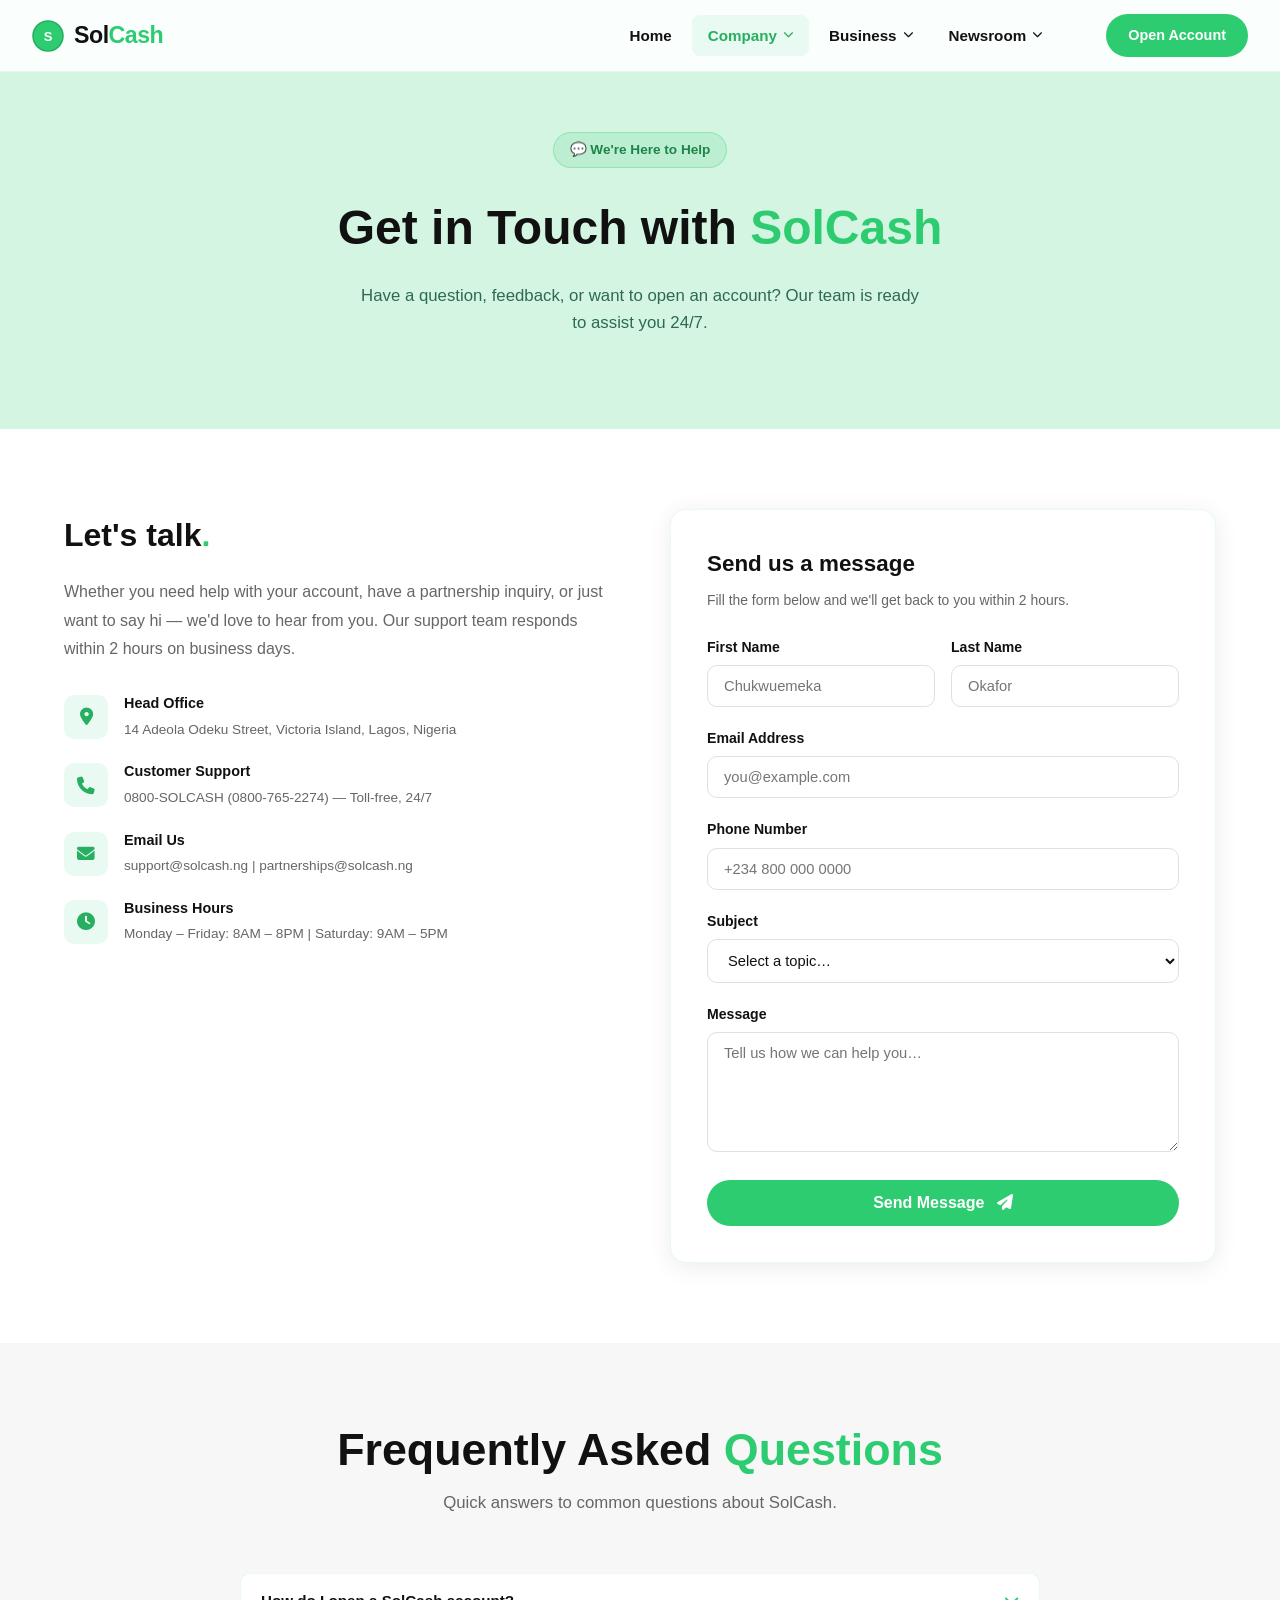
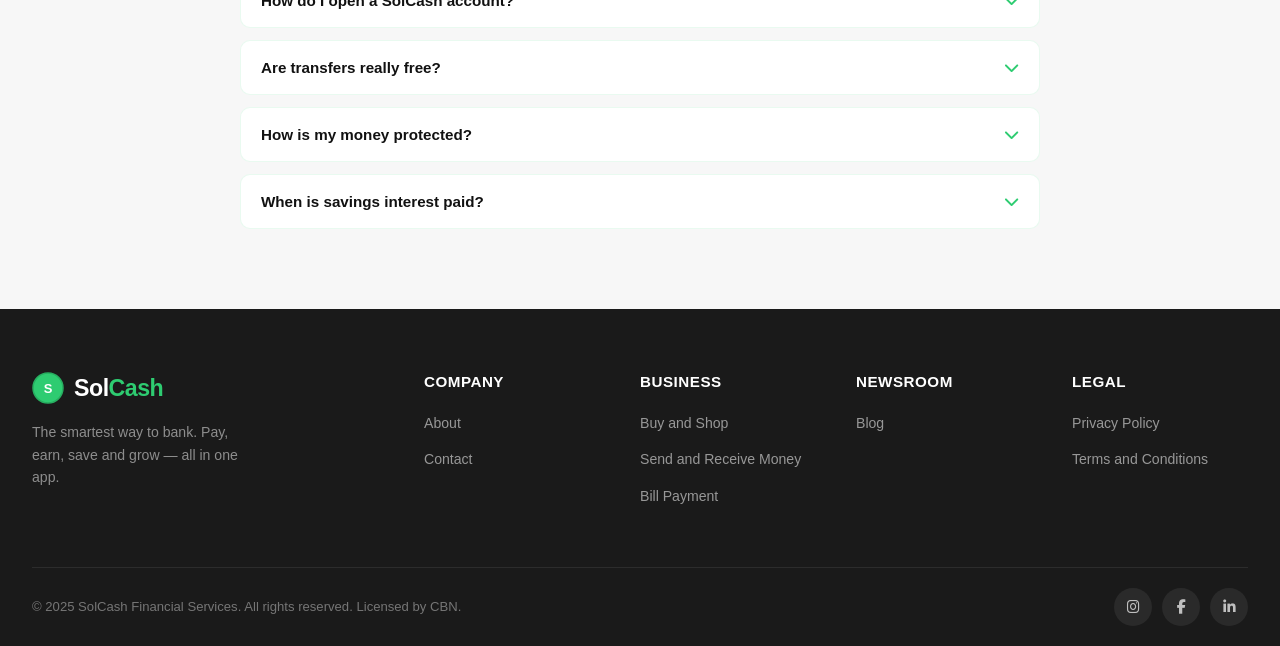
<file: contact.html>
<!DOCTYPE html>
<html lang="en">
<head>
  <meta charset="UTF-8" />
  <meta name="viewport" content="width=device-width, initial-scale=1.0" />
  <title>Contact Us – SolCash</title>
  <link rel="stylesheet" href="styles.css" />
  <!-- <link href="https://fonts.googleapis.com/css2?family=Syne:wght@400;500;600;700;800&family=DM+Sans:ital,wght@0,300;0,400;0,500;0,600;1,400&display=swap" rel="stylesheet" /> -->
  <link rel="stylesheet" href="https://cdnjs.cloudflare.com/ajax/libs/font-awesome/6.5.0/css/all.min.css" />
</head>
<body>

  <!-- ===== HEADER ===== -->
  <header class="site-header" id="site-header">
    <div class="header-inner">
      <a href="index.html" class="logo" aria-label="SolCash Home">
        <span class="logo-icon"><svg width="32" height="32" viewBox="0 0 32 32" fill="none"><circle cx="16" cy="16" r="15" fill="#2ECC71" stroke="#27AE60" stroke-width="1.5"/><text x="50%" y="56%" dominant-baseline="middle" text-anchor="middle" fill="#fff" font-size="13" font-family="Syne,sans-serif" font-weight="800">S</text></svg></span>
        <span class="logo-text">Sol<span class="logo-accent">Cash</span></span>
      </a>
      <nav class="main-nav" id="main-nav">
        <ul class="nav-list">
          <li class="nav-item"><a href="index.html" class="nav-link">Home</a></li>
          <li class="nav-item has-dropdown">
            <a href="#" class="nav-link dropdown-trigger active">Company <i class="fa fa-chevron-down nav-arrow"></i></a>
            <ul class="dropdown-menu">
              <li><a href="about.html" class="dropdown-link"><i class="fa fa-building"></i> About</a></li>
              <li><a href="contact.html" class="dropdown-link"><i class="fa fa-envelope"></i> Contact</a></li>
            </ul>
          </li>
          <li class="nav-item has-dropdown">
            <a href="#" class="nav-link dropdown-trigger">Business <i class="fa fa-chevron-down nav-arrow"></i></a>
            <ul class="dropdown-menu">
              <li><a href="buy-shop.html" class="dropdown-link"><i class="fa fa-shopping-cart"></i> Buy and Shop</a></li>
              <li><a href="send-receive.html" class="dropdown-link"><i class="fa fa-paper-plane"></i> Send and Receive Money</a></li>
              <li><a href="bill-payment.html" class="dropdown-link"><i class="fa fa-file-invoice-dollar"></i> Bill Payment</a></li>
            </ul>
          </li>
          <li class="nav-item has-dropdown">
            <a href="#" class="nav-link dropdown-trigger">Newsroom <i class="fa fa-chevron-down nav-arrow"></i></a>
            <ul class="dropdown-menu">
              <li><a href="blog.html" class="dropdown-link"><i class="fa fa-newspaper"></i> Blog</a></li>
            </ul>
          </li>
        </ul>
      </nav>
      <div class="header-actions">
        <a href="contact.html" class="btn-nav-cta">Open Account</a>
        <button class="hamburger" id="hamburger" aria-label="Toggle menu"><span></span><span></span><span></span></button>
      </div>
    </div>
  </header>

  <!-- ===== PAGE HERO ===== -->
  <section class="page-hero">
    <div class="container">
      <span class="hero-badge">💬 We're Here to Help</span>
      <h1 class="page-hero-title">Get in Touch with <span class="green-text">SolCash</span></h1>
      <p class="page-hero-sub">Have a question, feedback, or want to open an account? Our team is ready to assist you 24/7.</p>
    </div>
  </section>

  <!-- ===== CONTACT SECTION ===== -->
  <section class="contact-section">
    <div class="container">
      <div class="contact-grid">
        <div class="contact-info">
          <h2>Let's talk<span class="green-text">.</span></h2>
          <p>Whether you need help with your account, have a partnership inquiry, or just want to say hi — we'd love to hear from you. Our support team responds within 2 hours on business days.</p>
          <div class="contact-items">
            <div class="contact-item">
              <div class="contact-item-icon"><i class="fa fa-map-marker-alt"></i></div>
              <div class="contact-item-text">
                <strong>Head Office</strong>
                <span>14 Adeola Odeku Street, Victoria Island, Lagos, Nigeria</span>
              </div>
            </div>
            <div class="contact-item">
              <div class="contact-item-icon"><i class="fa fa-phone"></i></div>
              <div class="contact-item-text">
                <strong>Customer Support</strong>
                <span>0800-SOLCASH (0800-765-2274) — Toll-free, 24/7</span>
              </div>
            </div>
            <div class="contact-item">
              <div class="contact-item-icon"><i class="fa fa-envelope"></i></div>
              <div class="contact-item-text">
                <strong>Email Us</strong>
                <span>support@solcash.ng | partnerships@solcash.ng</span>
              </div>
            </div>
            <div class="contact-item">
              <div class="contact-item-icon"><i class="fa fa-clock"></i></div>
              <div class="contact-item-text">
                <strong>Business Hours</strong>
                <span>Monday – Friday: 8AM – 8PM | Saturday: 9AM – 5PM</span>
              </div>
            </div>
          </div>
          <!-- Map placeholder -->
          <div class="map-placeholder">
            <iframe
              src="https://www.google.com/maps/embed?pb=!1m18!1m12!1m3!1d3964.7!2d3.421!3d6.428!2m3!1f0!2f0!3f0!3m2!1i1024!2i768!4f13.1!3m3!1m2!1s0x0%3A0x0!2zNsKwMjUnNDAuOCJOIDPCsDI1JzE1LjYiRQ!5e0!3m2!1sen!2sng!4v1620000000000!5m2!1sen!2sng"
              width="100%" height="220" style="border:0; border-radius:12px;" allowfullscreen="" loading="lazy" title="SolCash Office Location"></iframe>
          </div>
        </div>

        <div class="contact-form-card">
          <h3 style="font-family:var(--font-display);font-size:1.4rem;font-weight:800;margin-bottom:6px;">Send us a message</h3>
          <p style="font-size:0.87rem;color:var(--grey);margin-bottom:24px;">Fill the form below and we'll get back to you within 2 hours.</p>
          <form onsubmit="handleFormSubmit(event)">
            <div class="form-row">
              <div class="form-group">
                <label for="fname">First Name</label>
                <input type="text" id="fname" placeholder="Chukwuemeka" required />
              </div>
              <div class="form-group">
                <label for="lname">Last Name</label>
                <input type="text" id="lname" placeholder="Okafor" required />
              </div>
            </div>
            <div class="form-group">
              <label for="email">Email Address</label>
              <input type="email" id="email" placeholder="you@example.com" required />
            </div>
            <div class="form-group">
              <label for="phone">Phone Number</label>
              <input type="tel" id="phone" placeholder="+234 800 000 0000" />
            </div>
            <div class="form-group">
              <label for="subject">Subject</label>
              <select id="subject">
                <option value="">Select a topic…</option>
                <option>Account Opening</option>
                <option>Transfer Issue</option>
                <option>Savings &amp; Interest</option>
                <option>Card Request</option>
                <option>Partnership</option>
                <option>Other</option>
              </select>
            </div>
            <div class="form-group">
              <label for="message">Message</label>
              <textarea id="message" placeholder="Tell us how we can help you…" required></textarea>
            </div>
            <button type="submit" class="btn-submit">Send Message <i class="fa fa-paper-plane" style="margin-left:8px;"></i></button>
          </form>
          <div class="form-success" id="form-success" style="display:none;">
            <div class="success-icon"><i class="fa fa-check-circle"></i></div>
            <h4>Message Sent!</h4>
            <p>Thank you for reaching out. Our team will get back to you within 2 hours.</p>
          </div>
        </div>
      </div>
    </div>
  </section>

  <!-- ===== FAQ ===== -->
  <section class="faq-section">
    <div class="container">
      <div class="section-header">
        <h2 class="section-title">Frequently Asked <span class="green-text">Questions</span></h2>
        <p class="section-sub">Quick answers to common questions about SolCash.</p>
      </div>
      <div class="faq-grid">
        <div class="faq-item">
          <button class="faq-question" onclick="toggleFaq(this)">
            How do I open a SolCash account? <i class="fa fa-chevron-down"></i>
          </button>
          <div class="faq-answer">
            <p>Download the SolCash app, click "Create Account", enter your BVN and a valid ID, and you're done! The entire process takes less than 3 minutes.</p>
          </div>
        </div>
        <div class="faq-item">
          <button class="faq-question" onclick="toggleFaq(this)">
            Are transfers really free? <i class="fa fa-chevron-down"></i>
          </button>
          <div class="faq-answer">
            <p>Yes! SolCash offers unlimited free bank transfers with no daily limit and no hidden charges — ever.</p>
          </div>
        </div>
        <div class="faq-item">
          <button class="faq-question" onclick="toggleFaq(this)">
            How is my money protected? <i class="fa fa-chevron-down"></i>
          </button>
          <div class="faq-answer">
            <p>SolCash is licensed by the Central Bank of Nigeria (CBN). Your deposits are insured and protected by bank-grade 256-bit encryption and biometric authentication.</p>
          </div>
        </div>
        <div class="faq-item">
          <button class="faq-question" onclick="toggleFaq(this)">
            When is savings interest paid? <i class="fa fa-chevron-down"></i>
          </button>
          <div class="faq-answer">
            <p>Interest is calculated daily and credited to your savings wallet every day. You can withdraw at any time — no lock-in on flexible plans.</p>
          </div>
        </div>
      </div>
    </div>
  </section>

  <!-- ===== FOOTER ===== -->
  <footer class="site-footer">
    <div class="footer-inner">
      <div class="footer-top">
        <div class="footer-brand">
          <a href="index.html" class="logo footer-logo">
            <span class="logo-icon"><svg width="32" height="32" viewBox="0 0 32 32" fill="none"><circle cx="16" cy="16" r="15" fill="#2ECC71" stroke="#27AE60" stroke-width="1.5"/><text x="50%" y="56%" dominant-baseline="middle" text-anchor="middle" fill="#fff" font-size="13" font-family="Syne,sans-serif" font-weight="800">S</text></svg></span>
            <span class="logo-text">Sol<span class="logo-accent">Cash</span></span>
          </a>
          <p class="footer-tagline">The smartest way to bank. Pay, earn, save and grow — all in one app.</p>
        </div>
        <div class="footer-col">
          <h4 class="footer-col-title">Company</h4>
          <ul class="footer-links"><li><a href="about.html">About</a></li><li><a href="contact.html">Contact</a></li></ul>
        </div>
        <div class="footer-col">
          <h4 class="footer-col-title">Business</h4>
          <ul class="footer-links">
            <li><a href="buy-shop.html">Buy and Shop</a></li>
            <li><a href="send-receive.html">Send and Receive Money</a></li>
            <li><a href="bill-payment.html">Bill Payment</a></li>
          </ul>
        </div>
        <div class="footer-col">
          <h4 class="footer-col-title">Newsroom</h4>
          <ul class="footer-links"><li><a href="blog.html">Blog</a></li></ul>
        </div>
        <div class="footer-col">
          <h4 class="footer-col-title">Legal</h4>
          <ul class="footer-links"><li><a href="#">Privacy Policy</a></li><li><a href="#">Terms and Conditions</a></li></ul>
        </div>
      </div>
      <div class="footer-bottom">
        <p class="footer-copy">&copy; 2025 SolCash Financial Services. All rights reserved. Licensed by CBN.</p>
        <div class="social-icons">
          <a href="#" aria-label="Instagram" class="social-icon"><i class="fab fa-instagram"></i></a>
          <a href="#" aria-label="Facebook" class="social-icon"><i class="fab fa-facebook-f"></i></a>
          <a href="#" aria-label="LinkedIn" class="social-icon"><i class="fab fa-linkedin-in"></i></a>
        </div>
      </div>
    </div>
  </footer>

  
</body>
</html>
</file>
<file: styles.css>
/* ============================================================
   SOLCASH — Global Styles
   ============================================================ */

/* ---------- CSS Variables ---------- */
:root {
  --green-light: #E8FAF1;
  --green-primary: #2ECC71;
  --green-mid: #27AE60;
  --green-dark: #1E8449;
  --green-hero: #D5F5E3;
  --black: #111111;
  --dark: #1a1a1a;
  --grey: #666;
  --light-grey: #f7f7f7;
  --white: #ffffff;
  --card-bg: #ffffff;
  --shadow-sm: 0 2px 12px rgba(46,204,113,0.10);
  --shadow-md: 0 6px 30px rgba(46,204,113,0.15);
  --shadow-card: 0 4px 24px rgba(0,0,0,0.08);
  --radius: 16px;
  --radius-sm: 10px;
  --font-display: 'Syne', sans-serif;
  --font-body: 'DM Sans', sans-serif;
  --transition: 0.25s cubic-bezier(.4,0,.2,1);
  --nav-height: 72px;
}

/* ---------- Reset ---------- */
*, *::before, *::after { box-sizing: border-box; margin: 0; padding: 0; }
html { scroll-behavior: smooth; }
body {
  font-family: var(--font-body);
  color: var(--black);
  background: var(--white);
  line-height: 1.65;
  overflow-x: hidden;
}
img { max-width: 100%; display: block; }
a { text-decoration: none; color: inherit; }
ul { list-style: none; }
button { cursor: pointer; border: none; background: none; }

/* ---------- Utility ---------- */
.container { max-width: 1200px; margin: 0 auto; padding: 0 24px; }
.green-text { color: var(--green-primary); }
.section-header { text-align: center; margin-bottom: 56px; }
.section-title {
  font-family: var(--font-display);
  font-size: clamp(1.8rem, 3.5vw, 2.8rem);
  font-weight: 800;
  line-height: 1.2;
  color: var(--black);
}
.section-sub {
  color: var(--grey);
  font-size: 1.05rem;
  margin-top: 12px;
}

/* ============================================================
   HEADER / NAV
   ============================================================ */
.site-header {
  position: fixed;
  top: 0; left: 0; right: 0;
  z-index: 1000;
  height: var(--nav-height);
  background: rgba(255,255,255,0.88);
  backdrop-filter: blur(16px);
  -webkit-backdrop-filter: blur(16px);
  border-bottom: 1px solid rgba(46,204,113,0.12);
  transition: box-shadow var(--transition), background var(--transition);
}
.site-header.scrolled {
  box-shadow: 0 4px 24px rgba(0,0,0,0.10);
  background: rgba(255,255,255,0.97);
}
.header-inner {
  max-width: 1280px;
  margin: 0 auto;
  padding: 0 32px;
  height: 100%;
  display: flex;
  align-items: center;
  gap: 32px;
}

/* --- Logo --- */
.logo {
  display: flex;
  align-items: center;
  gap: 10px;
  flex-shrink: 0;
}
.logo-icon { display: flex; align-items: center; }
.logo-text {
  font-family: var(--font-display);
  font-size: 1.45rem;
  font-weight: 800;
  color: var(--black);
  letter-spacing: -0.5px;
}
.logo-accent { color: var(--green-primary); }

/* --- Nav list --- */
.main-nav { margin-left: auto; }
.nav-list {
  width: 100%;
  display: flex;
  align-items: center;
  gap: 4px;
}
.nav-item { position: relative; }
.nav-link {
  display: flex;
  align-items: center;
  gap: 6px;
  padding: 8px 16px;
  font-size: 0.95rem;
  font-weight: 600;
  color: var(--black);
  border-radius: 8px;
  transition: background var(--transition), color var(--transition);
  white-space: nowrap;
}
.nav-link:hover, .nav-link.active {
  background: var(--green-light);
  color: var(--green-mid);
}
.nav-arrow {
  font-size: 0.65rem;
  transition: transform var(--transition);
}
.has-dropdown:hover .nav-arrow,
.has-dropdown.open .nav-arrow {
  transform: rotate(180deg);
}

/* --- Dropdown --- */
.dropdown-menu {
  position: absolute;
  top: calc(100% + 8px);
  left: 0;
  min-width: 220px;
  background: var(--white);
  border: 1px solid rgba(46,204,113,0.15);
  border-radius: var(--radius-sm);
  box-shadow: 0 12px 40px rgba(0,0,0,0.12);
  padding: 8px;
  opacity: 0;
  pointer-events: none;
  transform: translateY(-8px);
  transition: opacity var(--transition), transform var(--transition);
  z-index: 200;
}
.has-dropdown:hover .dropdown-menu,
.has-dropdown.open .dropdown-menu {
  opacity: 1;
  pointer-events: auto;
  transform: translateY(0);
}
.dropdown-link {
  display: flex;
  align-items: center;
  gap: 10px;
  padding: 10px 14px;
  font-size: 0.92rem;
  font-weight: 500;
  color: var(--black);
  border-radius: 8px;
  transition: background var(--transition), color var(--transition);
}
.dropdown-link i { color: var(--green-primary); width: 16px; text-align: center; }
.dropdown-link:hover { background: var(--green-light); color: var(--green-mid); }

/* --- CTA & Hamburger --- */
.header-actions { display: flex; align-items: center; gap: 12px; margin-left: 16px; }
.btn-nav-cta {
  padding: 10px 22px;
  background: var(--green-primary);
  color: var(--white);
  font-size: 0.9rem;
  font-weight: 700;
  border-radius: 50px;
  transition: background var(--transition), transform var(--transition), box-shadow var(--transition);
  white-space: nowrap;
}
.btn-nav-cta:hover {
  background: var(--green-dark);
  transform: translateY(-1px);
  box-shadow: 0 6px 20px rgba(46,204,113,0.35);
}
.hamburger {
  display: none;
  flex-direction: column;
  gap: 5px;
  padding: 6px;
  border-radius: 6px;
}
.hamburger span {
  display: block;
  width: 22px;
  height: 2px;
  background: var(--black);
  border-radius: 2px;
  transition: transform var(--transition), opacity var(--transition);
}
.hamburger.active span:nth-child(1) { transform: translateY(7px) rotate(45deg); }
.hamburger.active span:nth-child(2) { opacity: 0; }
.hamburger.active span:nth-child(3) { transform: translateY(-7px) rotate(-45deg); }

/* ============================================================
   HERO
   ============================================================ */
.hero {
  min-height: 60vh;
  /* background: var(--green-hero); */
  background-image: radial-gradient(ellipse at 70% 50%, #b7f5d4 0%, #d5f5e3 50%, #eafaf1 100%);
  padding-top: calc(var(--nav-height) + 60px);
  padding-bottom: 0;
  position: relative;
  overflow: hidden;
}
.hero::before {
  content: '';
  position: absolute;
  top: -100px; right: -100px;
  width: 500px; height: 500px;
  background: radial-gradient(circle, rgba(46,204,113,0.18) 0%, transparent 70%);
  pointer-events: none;
}
.hero-inner {
  max-width: 1200px;
  margin: 0 auto;
  padding: 0 24px;
  display: grid;
  grid-template-columns: 1fr 1fr;
  gap: 48px;
  align-items: center;
  padding-bottom: 60px;
}

/* Left */
.hero-badge {
  display: inline-block;
  background: rgba(46,204,113,0.15);
  color: var(--green-dark);
  font-size: 0.85rem;
  font-weight: 700;
  padding: 6px 16px;
  border-radius: 50px;
  margin-bottom: 20px;
  border: 1px solid rgba(46,204,113,0.3);
}
.hero-title {
  font-family: var(--font-display);
  font-size: clamp(2rem, 4.5vw, 3.4rem);
  font-weight: 800;
  color: var(--black);
  line-height: 1.15;
  margin-bottom: 20px;
  letter-spacing: -1px;
}
.hero-para {
  font-size: 1.1rem;
  color: #2d6a4f;
  margin-bottom: 32px;
  max-width: 440px;
}
.btn-hero {
  display: inline-block;
  padding: 16px 36px;
  background: var(--green-primary);
  color: var(--white);
  font-family: var(--font-display);
  font-size: 1rem;
  font-weight: 700;
  border-radius: 50px;
  box-shadow: 0 8px 28px rgba(46,204,113,0.4);
  transition: background var(--transition), transform var(--transition), box-shadow var(--transition);
}
.btn-hero:hover {
  background: var(--green-dark);
  transform: translateY(-2px);
  box-shadow: 0 12px 36px rgba(46,204,113,0.45);
}
.hero-stats {
  display: flex;
  align-items: center;
  gap: 20px;
  margin-top: 36px;
}
.stat { display: flex; flex-direction: column; }
.stat strong { font-family: var(--font-display); font-size: 1.4rem; font-weight: 800; color: var(--green-mid); }
.stat span { font-size: 0.78rem; color: var(--grey); }
.stat-divider { width: 1px; height: 36px; background: rgba(46,204,113,0.3); }

/* Right */
.hero-right { display: flex; justify-content: center; align-items: center; }
.hero-img-wrap {
  position: relative;
  width: 320px;
  height: 420px;
}
.hero-img-blob {
  position: absolute;
  inset: -20px;
  background: radial-gradient(ellipse, rgba(46,204,113,0.22) 0%, transparent 70%);
  border-radius: 50%;
}
.hero-phone-card {
  position: relative;
  z-index: 2;
  width: 300px;
  background: var(--white);
  border-radius: 24px;
  box-shadow: 0 20px 60px rgba(0,0,0,0.18);
  overflow: hidden;
  margin: 0 auto;
}
.phone-card-inner { padding: 24px; }
.phone-card-logo {
  display: flex; align-items: center; gap: 8px;
  font-family: var(--font-display);
  font-weight: 800;
  font-size: 1rem;
  color: var(--black);
  margin-bottom: 20px;
}
.phone-card-balance-label { font-size: 0.78rem; color: var(--grey); margin-bottom: 4px; }
.phone-card-balance { font-family: var(--font-display); font-size: 1.5rem; font-weight: 800; color: var(--black); margin-bottom: 20px; }
.phone-card-actions {
  display: flex; gap: 8px; margin-bottom: 20px;
}
.phone-card-actions button {
  flex: 1;
  padding: 8px 4px;
  background: var(--green-light);
  color: var(--green-mid);
  font-size: 0.8rem;
  font-weight: 700;
  border-radius: 8px;
  border: none;
  cursor: pointer;
  transition: background var(--transition);
}
.phone-card-actions button:hover { background: var(--green-primary); color: #fff; }
.phone-card-txn { display: flex; flex-direction: column; gap: 10px; }
.txn-item { display: flex; align-items: center; gap: 10px; }
.txn-icon { width: 28px; height: 28px; border-radius: 50%; display: flex; align-items: center; justify-content: center; font-size: 0.7rem; flex-shrink: 0; }
.txn-icon.green { background: #E8FAF1; color: var(--green-mid); }
.txn-icon.red { background: #fdecea; color: #e74c3c; }
.txn-label { flex: 1; font-size: 0.82rem; color: var(--black); }
.txn-amt { font-size: 0.82rem; font-weight: 700; }
.txn-amt.green { color: var(--green-mid); }
.txn-amt.red { color: #e74c3c; }

.floating-badge {
  position: absolute;
  background: var(--white);
  padding: 8px 14px;
  border-radius: 50px;
  font-size: 0.78rem;
  font-weight: 700;
  box-shadow: 0 6px 24px rgba(0,0,0,0.14);
  white-space: nowrap;
  z-index: 5;
  animation: float 3s ease-in-out infinite;
}
.badge1 { top: 10px; right: -20px; animation-delay: 0s; }
.badge2 { bottom: 40px; left: -20px; animation-delay: 1.5s; }
@keyframes float {
  0%, 100% { transform: translateY(0); }
  50% { transform: translateY(-8px); }
}

/* Wave */
.hero-wave { line-height: 0; margin-top: -1px; }
.hero-wave svg { width: 100%; height: 60px; display: block; }

/* ============================================================
   FEATURES / CARDS
   ============================================================ */
.features { padding: 80px 0; background: var(--white); }
.cards-grid {
  display: grid;
  grid-template-columns: repeat(3, 1fr);
  gap: 28px;
}
.feature-card {
  background: var(--card-bg);
  border-radius: var(--radius);
  box-shadow: var(--shadow-card);
  overflow: hidden;
  transition: transform var(--transition), box-shadow var(--transition);
  border: 1px solid rgba(46,204,113,0.08);
}
.feature-card:hover {
  transform: translateY(-6px);
  box-shadow: 0 16px 48px rgba(46,204,113,0.18);
}
.card-img-wrap {
  height: 200px;
  overflow: hidden;
}
.card-img-wrap img {
  width: 100%; height: 100%;
  object-fit: cover;
  border-radius: var(--radius) var(--radius) 0 0;
  transition: transform 0.4s ease;
}
.feature-card:hover .card-img-wrap img { transform: scale(1.05); }
.card-body { padding: 22px 20px; }
.card-heading {
  font-family: var(--font-display);
  font-size: 1.1rem;
  font-weight: 700;
  color: var(--green-mid);
  margin-bottom: 10px;
  line-height: 1.3;
}
.card-para {
  font-size: 0.88rem;
  color: var(--grey);
  margin-bottom: 14px;
  line-height: 1.6;
}
.card-span {
  display: inline-flex;
  align-items: center;
  gap: 6px;
  background: var(--green-light);
  color: var(--black);
  font-size: 0.78rem;
  font-weight: 600;
  padding: 5px 12px;
  border-radius: 50px;
}
.card-span i { color: var(--green-mid); font-size: 0.72rem; }

/* ============================================================
   TESTIMONIALS
   ============================================================ */
.testimonials {
  padding: 80px 0;
  background: #1a6b3a;
  color: var(--white);
  position: relative;
  overflow: hidden;
}
.testimonials::before {
  content: '';
  position: absolute;
  top: -80px; left: -80px;
  width: 400px; height: 400px;
  background: radial-gradient(circle, rgba(255,255,255,0.06) 0%, transparent 70%);
  pointer-events: none;
}
.testi-top {
  display: flex;
  justify-content: space-between;
  align-items: center;
  margin-bottom: 48px;
  flex-wrap: wrap;
  gap: 20px;
}
.testi-count-block { display: flex; flex-direction: column; }
.testi-number {
  font-family: var(--font-display);
  font-size: clamp(2.4rem, 5vw, 3.8rem);
  font-weight: 800;
  color: var(--green-primary);
  line-height: 1;
}
.testi-label { font-size: 1rem; color: rgba(255,255,255,0.7); margin-top: 6px; }
.testi-stars { display: flex; align-items: center; gap: 6px; font-size: 0.9rem; color: rgba(255,255,255,0.7); }
.testi-stars .fa-star { color: #f9ca24; font-size: 1rem; }
.testi-grid {
  display: grid;
  grid-template-columns: 1fr 1fr;
  gap: 28px;
}
.testi-card {
  background: rgba(255,255,255,0.07);
  border: 1px solid rgba(255,255,255,0.1);
  border-radius: var(--radius);
  padding: 30px;
  display: flex;
  gap: 20px;
  backdrop-filter: blur(6px);
  transition: background var(--transition), transform var(--transition);
}
.testi-card:hover { background: rgba(255,255,255,0.12); transform: translateY(-4px); }
.testi-avatar { flex-shrink: 0; }
.testi-avatar img {
  width: 60px; height: 60px;
  border-radius: 50%;
  object-fit: cover;
  border: 3px solid var(--green-primary);
}
.testi-quote-icon { color: var(--green-primary); font-size: 1.2rem; margin-bottom: 10px; }
.testi-text { font-size: 0.9rem; color: rgba(255,255,255,0.85); line-height: 1.7; margin-bottom: 16px; }
.testi-meta strong { display: block; font-family: var(--font-display); font-size: 0.95rem; font-weight: 700; color: var(--white); }
.testi-meta span { font-size: 0.8rem; color: rgba(255,255,255,0.55); }

/* ============================================================
   FOOTER
   ============================================================ */
.site-footer {
  background: var(--dark);
  color: var(--white);
  padding: 60px 0 0;
}
.footer-inner { max-width: 1280px; margin: 0 auto; padding: 0 32px; }
.footer-top {
  display: grid;
  grid-template-columns: 2fr 1fr 1fr 1fr 1fr;
  gap: 40px;
  padding-bottom: 48px;
  border-bottom: 1px solid rgba(255,255,255,0.08);
}
.footer-tagline { font-size: 0.88rem; color: rgba(255,255,255,0.5); margin-top: 14px; max-width: 220px; line-height: 1.6; }
.footer-logo .logo-text { color: var(--white); }
.footer-logo .logo-accent { color: var(--green-primary); }
.footer-col-title {
  font-family: var(--font-display);
  font-size: 0.95rem;
  font-weight: 700;
  color: var(--white);
  margin-bottom: 16px;
  text-transform: uppercase;
  letter-spacing: 0.5px;
}
.footer-links li { margin-bottom: 10px; }
.footer-links a {
  font-size: 0.88rem;
  color: rgba(255,255,255,0.55);
  transition: color var(--transition);
}
.footer-links a:hover { color: var(--green-primary); }
.footer-bottom {
  display: flex;
  justify-content: space-between;
  align-items: center;
  padding: 20px 0;
  flex-wrap: wrap;
  gap: 12px;
}
.footer-copy { font-size: 0.82rem; color: rgba(255,255,255,0.4); }
.social-icons { display: flex; gap: 10px; }
.social-icon {
  display: flex;
  align-items: center;
  justify-content: center;
  width: 38px; height: 38px;
  background: rgba(255,255,255,0.07);
  border-radius: 50%;
  color: rgba(255,255,255,0.7);
  font-size: 0.9rem;
  transition: background var(--transition), color var(--transition), transform var(--transition);
}
.social-icon:hover {
  background: var(--green-primary);
  color: var(--white);
  transform: translateY(-3px);
}

/* ============================================================
   INNER PAGE HERO (shared)
   ============================================================ */
.page-hero {
  background: var(--green-hero);
  padding: calc(var(--nav-height) + 60px) 0 60px;
  text-align: center;
}
.page-hero-title {
  font-family: var(--font-display);
  font-size: clamp(2rem, 4vw, 3rem);
  font-weight: 800;
  color: var(--black);
  margin-bottom: 14px;
}
.page-hero-sub { font-size: 1.05rem; color: #2d6a4f; max-width: 560px; margin: 0 auto 32px; }

/* ============================================================
   ABOUT PAGE
   ============================================================ */
.about-section { padding: 80px 0; }
.about-grid {
  display: grid;
  grid-template-columns: 1fr 1fr;
  gap: 60px;
  align-items: center;
}
.about-img-wrap { border-radius: var(--radius); overflow: hidden; box-shadow: var(--shadow-md); }
.about-img-wrap img { width: 100%; height: 380px; object-fit: cover; }
.about-content h2 { font-family: var(--font-display); font-size: 2rem; font-weight: 800; margin-bottom: 16px; line-height: 1.2; }
.about-content p { color: var(--grey); line-height: 1.8; margin-bottom: 14px; }
.values-grid { display: grid; grid-template-columns: 1fr 1fr; gap: 16px; margin-top: 28px; }
.value-item { background: var(--green-light); border-radius: var(--radius-sm); padding: 16px; }
.value-item h4 { font-family: var(--font-display); font-weight: 700; font-size: 0.95rem; color: var(--green-mid); margin-bottom: 4px; }
.value-item p { font-size: 0.82rem; color: var(--grey); margin: 0; }

/* ============================================================
   CONTACT PAGE
   ============================================================ */
.contact-section { padding: 80px 0; }
.contact-grid { display: grid; grid-template-columns: 1fr 1fr; gap: 60px; align-items: start; }
.contact-info h2 { font-family: var(--font-display); font-size: 2rem; font-weight: 800; margin-bottom: 16px; }
.contact-info p { color: var(--grey); line-height: 1.8; margin-bottom: 28px; }
.contact-items { display: flex; flex-direction: column; gap: 18px; }
.contact-item { display: flex; align-items: center; gap: 16px; }
.contact-item-icon { width: 44px; height: 44px; background: var(--green-light); border-radius: 10px; display: flex; align-items: center; justify-content: center; color: var(--green-mid); font-size: 1.1rem; flex-shrink: 0; }
.contact-item-text strong { display: block; font-size: 0.9rem; font-weight: 700; color: var(--black); }
.contact-item-text span { font-size: 0.85rem; color: var(--grey); }
.contact-form-card { background: var(--white); border-radius: var(--radius); box-shadow: var(--shadow-card); padding: 36px; border: 1px solid rgba(46,204,113,0.1); }
.form-group { margin-bottom: 20px; }
.form-group label { display: block; font-size: 0.88rem; font-weight: 600; color: var(--black); margin-bottom: 6px; }
.form-group input, .form-group textarea, .form-group select {
  width: 100%;
  padding: 12px 16px;
  border: 1.5px solid #e0e0e0;
  border-radius: var(--radius-sm);
  font-family: var(--font-body);
  font-size: 0.92rem;
  color: var(--black);
  outline: none;
  transition: border-color var(--transition), box-shadow var(--transition);
  background: var(--white);
}
.form-group input:focus, .form-group textarea:focus, .form-group select:focus {
  border-color: var(--green-primary);
  box-shadow: 0 0 0 3px rgba(46,204,113,0.12);
}
.form-group textarea { resize: vertical; min-height: 120px; }
.btn-submit {
  width: 100%;
  padding: 14px;
  background: var(--green-primary);
  color: var(--white);
  font-family: var(--font-display);
  font-size: 1rem;
  font-weight: 700;
  border-radius: 50px;
  border: none;
  cursor: pointer;
  transition: background var(--transition), transform var(--transition);
}
.btn-submit:hover { background: var(--green-dark); transform: translateY(-1px); }

/* ============================================================
   BUSINESS PAGES
   ============================================================ */
.business-section { padding: 80px 0; }
.business-feature-grid { display: grid; grid-template-columns: 1fr 1fr; gap: 48px; align-items: center; }
.business-feature-grid.reverse { direction: rtl; }
.business-feature-grid.reverse > * { direction: ltr; }
.business-img { border-radius: var(--radius); overflow: hidden; box-shadow: var(--shadow-md); }
.business-img img { width: 100%; height: 360px; object-fit: cover; }
.business-content h2 { font-family: var(--font-display); font-size: 2rem; font-weight: 800; margin-bottom: 16px; line-height: 1.2; }
.business-content p { color: var(--grey); line-height: 1.8; margin-bottom: 20px; }
.feature-list { display: flex; flex-direction: column; gap: 12px; margin-bottom: 28px; }
.feature-list-item { display: flex; align-items: flex-start; gap: 12px; font-size: 0.9rem; color: var(--black); }
.feature-list-item i { color: var(--green-primary); margin-top: 3px; flex-shrink: 0; }
.btn-green {
  display: inline-block;
  padding: 14px 32px;
  background: var(--green-primary);
  color: var(--white);
  font-family: var(--font-display);
  font-weight: 700;
  border-radius: 50px;
  transition: background var(--transition), transform var(--transition);
}
.btn-green:hover { background: var(--green-dark); transform: translateY(-1px); }
.business-cards-row { display: grid; grid-template-columns: repeat(3, 1fr); gap: 24px; margin-top: 60px; }
.biz-card { background: var(--green-light); border-radius: var(--radius); padding: 28px; text-align: center; }
.biz-card-icon { font-size: 2rem; color: var(--green-mid); margin-bottom: 14px; }
.biz-card h3 { font-family: var(--font-display); font-size: 1.05rem; font-weight: 700; margin-bottom: 8px; color: var(--black); }
.biz-card p { font-size: 0.85rem; color: var(--grey); }

/* ============================================================
   BLOG PAGE
   ============================================================ */
.blog-section { padding: 80px 0; }
.blog-grid { display: grid; grid-template-columns: repeat(3, 1fr); gap: 32px; }
.blog-card { background: var(--white); border-radius: var(--radius); box-shadow: var(--shadow-card); overflow: hidden; border: 1px solid rgba(46,204,113,0.08); transition: transform var(--transition), box-shadow var(--transition); }
.blog-card:hover { transform: translateY(-6px); box-shadow: 0 16px 48px rgba(46,204,113,0.18); }
.blog-card-img { height: 200px; overflow: hidden; }
.blog-card-img img { width: 100%; height: 100%; object-fit: cover; transition: transform 0.4s; }
.blog-card:hover .blog-card-img img { transform: scale(1.05); }
.blog-card-body { padding: 22px; }
.blog-tag { display: inline-block; background: var(--green-light); color: var(--green-mid); font-size: 0.75rem; font-weight: 700; padding: 4px 12px; border-radius: 50px; margin-bottom: 10px; }
.blog-card-title { font-family: var(--font-display); font-size: 1.05rem; font-weight: 700; color: var(--black); margin-bottom: 8px; line-height: 1.4; }
.blog-card-excerpt { font-size: 0.85rem; color: var(--grey); line-height: 1.6; margin-bottom: 16px; }
.blog-card-meta { display: flex; align-items: center; gap: 12px; font-size: 0.78rem; color: #aaa; }
.blog-card-meta i { color: var(--green-primary); }

/* ============================================================
   RESPONSIVE
   ============================================================ */
@media (max-width: 1024px) {
  .footer-top { grid-template-columns: 1fr 1fr 1fr; }
  .footer-brand { grid-column: 1 / -1; }
  .cards-grid { grid-template-columns: repeat(2, 1fr); }
  .business-cards-row { grid-template-columns: 1fr 1fr; }
}

@media (max-width: 900px) {
  .hero-inner { grid-template-columns: 1fr; text-align: center; }
  .hero-right { display: none; }
  .hero-para { margin: 0 auto 32px; }
  .about-grid, .contact-grid, .business-feature-grid { grid-template-columns: 1fr; }
  .business-feature-grid.reverse { direction: ltr; }
  .testi-grid { grid-template-columns: 1fr; }
  .blog-grid { grid-template-columns: 1fr 1fr; }
  .values-grid { grid-template-columns: 1fr; }
}

@media (max-width: 768px) {
  .hamburger { display: flex; }
  .main-nav {
    position: fixed;
    top: var(--nav-height); left: 0; right: 0;
    background: var(--white);
    border-bottom: 1px solid rgba(46,204,113,0.12);
    padding: 16px 24px 24px;
    transform: translateY(-120%);
    transition: transform var(--transition);
    z-index: 999;
    box-shadow: 0 8px 30px rgba(0,0,0,0.1);
  }
  .main-nav.open { transform: translateY(0); }
  .nav-list { flex-direction: column; align-items: flex-start; gap: 0; }
  .nav-item { width: 100%; }
  .nav-link { width: 100%; justify-content: space-between; padding: 12px 16px; }
  .dropdown-menu {
    position: static;
    opacity: 1;
    pointer-events: auto;
    transform: none;
    box-shadow: none;
    border: none;
    background: var(--green-light);
    border-radius: var(--radius-sm);
    display: flex;
    margin-top: 4px;
    padding: 4px;
  }
  .has-dropdown.open .dropdown-menu { display: block; }
  .btn-nav-cta { font-size: 0.82rem; padding: 8px 16px; }
  .cards-grid { grid-template-columns: 1fr; }
  .testi-top { flex-direction: column; text-align: center; }
  .footer-top { grid-template-columns: 1fr 1fr; }
  .footer-brand { grid-column: 1 / -1; }
  .blog-grid { grid-template-columns: 1fr; }
  .business-cards-row { grid-template-columns: 1fr; }
  .hero-stats { justify-content: center; flex-wrap: wrap; }
}

@media (max-width: 480px) {
  .header-inner { padding: 0 16px; }
  .footer-inner { padding: 0 20px; }
  .footer-top { grid-template-columns: 1fr; }
  .footer-bottom { flex-direction: column; text-align: center; }
  .hero-title { font-size: 1.9rem; }
  .testi-card { flex-direction: column; }
}

/* ============================================================
   INNER PAGE EXTRAS
   ============================================================ */

/* --- Eyebrow label --- */
.section-eyebrow {
  display: inline-block;
  font-size: 0.78rem;
  font-weight: 700;
  text-transform: uppercase;
  letter-spacing: 1.2px;
  color: var(--green-mid);
  background: var(--green-light);
  padding: 4px 14px;
  border-radius: 50px;
  margin-bottom: 14px;
}

/* --- Stats band (shared) --- */
.stats-band {
  background: var(--green-primary);
  padding: 48px 0;
}
.stats-row {
  display: flex;
  justify-content: space-around;
  flex-wrap: wrap;
  gap: 24px;
  max-width: 1200px;
  margin: 0 auto;
  padding: 0 24px;
}
.stat-block {
  display: flex;
  flex-direction: column;
  align-items: center;
  text-align: center;
}
.stat-num {
  font-family: var(--font-display);
  font-size: 2.4rem;
  font-weight: 800;
  color: var(--white);
  line-height: 1;
}
.stat-desc {
  font-size: 0.82rem;
  color: rgba(255,255,255,0.75);
  margin-top: 6px;
}

/* --- Team section --- */
.team-section { padding: 80px 0; background: var(--light-grey); }
.team-grid { display: grid; grid-template-columns: repeat(3, 1fr); gap: 28px; }
.team-card {
  background: var(--white);
  border-radius: var(--radius);
  padding: 30px 24px;
  text-align: center;
  box-shadow: var(--shadow-card);
  transition: transform var(--transition), box-shadow var(--transition);
}
.team-card:hover { transform: translateY(-6px); box-shadow: var(--shadow-md); }
.team-img-wrap {
  width: 100px; height: 100px;
  border-radius: 50%;
  overflow: hidden;
  margin: 0 auto 18px;
  border: 4px solid var(--green-light);
}
.team-img-wrap img { width: 100%; height: 100%; object-fit: cover; }
.team-name { font-family: var(--font-display); font-size: 1.05rem; font-weight: 700; margin-bottom: 4px; }
.team-role { font-size: 0.82rem; color: var(--green-mid); font-weight: 600; display: block; margin-bottom: 12px; }
.team-bio { font-size: 0.84rem; color: var(--grey); line-height: 1.6; margin-bottom: 16px; }
.team-socials { display: flex; justify-content: center; gap: 10px; }
.team-socials a {
  width: 34px; height: 34px;
  border-radius: 50%;
  background: var(--green-light);
  display: flex; align-items: center; justify-content: center;
  color: var(--green-mid);
  font-size: 0.85rem;
  transition: background var(--transition), color var(--transition);
}
.team-socials a:hover { background: var(--green-primary); color: var(--white); }

/* --- CTA band --- */
.cta-band {
  background: var(--green-hero);
  padding: 80px 0;
  text-align: center;
}
.cta-band h2 {
  font-family: var(--font-display);
  font-size: clamp(1.6rem, 3vw, 2.4rem);
  font-weight: 800;
  margin-bottom: 12px;
}
.cta-band p { font-size: 1rem; color: var(--grey); margin-bottom: 28px; }

/* --- FAQ Section --- */
.faq-section { padding: 80px 0; background: var(--light-grey); }
.faq-grid { max-width: 800px; margin: 0 auto; display: flex; flex-direction: column; gap: 12px; }
.faq-item {
  background: var(--white);
  border-radius: var(--radius-sm);
  overflow: hidden;
  border: 1px solid rgba(46,204,113,0.1);
}
.faq-question {
  width: 100%;
  display: flex;
  justify-content: space-between;
  align-items: center;
  padding: 18px 20px;
  font-family: var(--font-display);
  font-size: 0.95rem;
  font-weight: 700;
  color: var(--black);
  text-align: left;
  cursor: pointer;
  background: none;
  border: none;
  transition: color var(--transition);
}
.faq-question i { transition: transform var(--transition); color: var(--green-primary); }
.faq-item.open .faq-question { color: var(--green-mid); }
.faq-item.open .faq-question i { transform: rotate(180deg); }
.faq-answer {
  max-height: 0;
  overflow: hidden;
  transition: max-height 0.35s ease;
}
.faq-item.open .faq-answer { max-height: 200px; }
.faq-answer p { padding: 0 20px 18px; font-size: 0.88rem; color: var(--grey); line-height: 1.7; }

/* --- Contact form row --- */
.form-row { display: grid; grid-template-columns: 1fr 1fr; gap: 16px; }
.map-placeholder { margin-top: 28px; border-radius: 12px; overflow: hidden; }
.form-success {
  display: flex;
  flex-direction: column;
  align-items: center;
  text-align: center;
  padding: 40px 20px;
  gap: 10px;
}
.success-icon { font-size: 3rem; color: var(--green-primary); }
.form-success h4 { font-family: var(--font-display); font-size: 1.3rem; font-weight: 800; }
.form-success p { font-size: 0.9rem; color: var(--grey); }

/* --- Shop categories --- */
.shop-categories {
  display: grid;
  grid-template-columns: repeat(3, 1fr);
  gap: 24px;
}
.shop-cat-card {
  background: var(--white);
  border-radius: var(--radius);
  padding: 28px 22px;
  border: 1px solid rgba(46,204,113,0.1);
  box-shadow: var(--shadow-card);
  transition: transform var(--transition), box-shadow var(--transition);
}
.shop-cat-card:hover { transform: translateY(-4px); box-shadow: var(--shadow-md); }
.shop-cat-icon {
  width: 52px; height: 52px;
  border-radius: 14px;
  display: flex; align-items: center; justify-content: center;
  font-size: 1.3rem;
  margin-bottom: 14px;
}
.shop-cat-card h4 { font-family: var(--font-display); font-size: 1rem; font-weight: 700; margin-bottom: 6px; }
.shop-cat-card p { font-size: 0.82rem; color: var(--grey); margin-bottom: 12px; }
.cat-cashback {
  display: inline-block;
  background: var(--green-primary);
  color: var(--white);
  font-size: 0.75rem;
  font-weight: 700;
  padding: 4px 12px;
  border-radius: 50px;
}

/* --- How-it-works steps --- */
.how-steps {
  display: flex;
  align-items: flex-start;
  gap: 16px;
  flex-wrap: wrap;
  justify-content: center;
}
.how-step {
  flex: 1;
  min-width: 160px;
  max-width: 220px;
  text-align: center;
  padding: 24px 16px;
  background: var(--green-light);
  border-radius: var(--radius);
}
.how-step-num {
  font-family: var(--font-display);
  font-size: 2.5rem;
  font-weight: 800;
  color: var(--green-primary);
  line-height: 1;
  margin-bottom: 12px;
}
.how-step h4 { font-family: var(--font-display); font-size: 0.95rem; font-weight: 700; margin-bottom: 8px; }
.how-step p { font-size: 0.82rem; color: var(--grey); line-height: 1.6; }
.how-step-arrow {
  display: flex;
  align-items: center;
  justify-content: center;
  color: var(--green-primary);
  font-size: 1.1rem;
  padding-top: 36px;
  flex-shrink: 0;
}

/* --- Transfer demo --- */
.transfer-demo-wrap {
  display: grid;
  grid-template-columns: 380px 1fr;
  gap: 60px;
  align-items: center;
}
.transfer-demo-card {
  background: var(--white);
  border-radius: var(--radius);
  box-shadow: 0 20px 60px rgba(0,0,0,0.12);
  overflow: hidden;
  border: 1px solid rgba(46,204,113,0.1);
}
.transfer-demo-header {
  background: var(--green-primary);
  padding: 16px 20px;
  display: flex;
  justify-content: space-between;
  align-items: center;
}
.transfer-demo-title { color: var(--white); font-family: var(--font-display); font-size: 1rem; font-weight: 700; }
.transfer-demo-badge {
  background: rgba(255,255,255,0.25);
  color: var(--white);
  font-size: 0.75rem;
  font-weight: 700;
  padding: 3px 10px;
  border-radius: 50px;
}
.transfer-demo-body { padding: 24px; display: flex; flex-direction: column; gap: 14px; }
.transfer-demo-field label { display: block; font-size: 0.8rem; font-weight: 600; margin-bottom: 5px; color: var(--black); }
.transfer-demo-field input,
.transfer-demo-field select {
  width: 100%;
  padding: 10px 14px;
  border: 1.5px solid #e0e0e0;
  border-radius: var(--radius-sm);
  font-family: var(--font-body);
  font-size: 0.9rem;
  color: var(--black);
  outline: none;
  background: var(--white);
  transition: border-color var(--transition);
}
.transfer-demo-field input:focus,
.transfer-demo-field select:focus { border-color: var(--green-primary); }
.transfer-fee-row { display: flex; justify-content: space-between; font-size: 0.85rem; }
.fee-free { color: var(--green-mid); font-weight: 700; }
.savings-counter {
  background: var(--green-light);
  border-radius: var(--radius-sm);
  padding: 14px 16px;
  margin: 10px 0 14px;
}
.savings-label { display: block; font-size: 0.8rem; color: var(--grey); margin-bottom: 4px; }
.savings-amount { font-family: var(--font-display); font-size: 1.5rem; font-weight: 800; color: var(--green-mid); }

/* --- Bill categories --- */
.bill-categories-grid { display: grid; grid-template-columns: repeat(3, 1fr); gap: 24px; }
.bill-cat {
  background: var(--white);
  border-radius: var(--radius);
  padding: 28px 22px;
  box-shadow: var(--shadow-card);
  border: 1px solid rgba(46,204,113,0.08);
  transition: transform var(--transition), box-shadow var(--transition);
}
.bill-cat:hover { transform: translateY(-4px); box-shadow: var(--shadow-md); }
.bill-cat-icon {
  width: 50px; height: 50px;
  background: var(--green-light);
  border-radius: 12px;
  display: flex; align-items: center; justify-content: center;
  font-size: 1.3rem;
  color: var(--green-mid);
  margin-bottom: 14px;
}
.bill-cat h3 { font-family: var(--font-display); font-size: 1rem; font-weight: 700; margin-bottom: 6px; }
.bill-cat p { font-size: 0.82rem; color: var(--grey); margin-bottom: 12px; }
.bill-providers { display: flex; flex-wrap: wrap; gap: 6px; margin-bottom: 12px; }
.bill-providers span {
  background: var(--light-grey);
  font-size: 0.72rem;
  font-weight: 600;
  padding: 3px 8px;
  border-radius: 4px;
  color: var(--black);
}

/* --- AutoPay section --- */
.autopay-section {
  display: grid;
  grid-template-columns: 1fr 1fr;
  gap: 60px;
  align-items: center;
  margin-top: 80px;
}

/* --- Blog featured --- */
.blog-featured {
  display: grid;
  grid-template-columns: 1fr 1fr;
  gap: 48px;
  align-items: center;
  margin-bottom: 56px;
  background: var(--green-light);
  border-radius: var(--radius);
  overflow: hidden;
  padding: 40px;
}
.blog-featured-img {
  position: relative;
  border-radius: var(--radius);
  overflow: hidden;
}
.blog-featured-img img { width: 100%; height: 320px; object-fit: cover; border-radius: var(--radius); }
.featured-tag {
  position: absolute;
  top: 14px; left: 14px;
  background: var(--green-primary);
  color: var(--white) !important;
}
.blog-featured-title {
  font-family: var(--font-display);
  font-size: clamp(1.3rem, 2.5vw, 1.8rem);
  font-weight: 800;
  line-height: 1.2;
  margin: 10px 0 14px;
}
.blog-featured-excerpt { font-size: 0.92rem; color: var(--grey); line-height: 1.75; margin-bottom: 14px; }

/* --- Blog filter --- */
.blog-filter-bar {
  display: flex;
  justify-content: space-between;
  align-items: center;
  flex-wrap: wrap;
  gap: 16px;
  margin-bottom: 32px;
}
.blog-search {
  display: flex;
  align-items: center;
  gap: 10px;
  background: var(--white);
  border: 1.5px solid #e0e0e0;
  border-radius: 50px;
  padding: 10px 18px;
  flex: 1;
  max-width: 340px;
}
.blog-search i { color: var(--grey); }
.blog-search input { border: none; outline: none; font-family: var(--font-body); font-size: 0.9rem; width: 100%; background: transparent; }
.blog-filter-tags { display: flex; gap: 8px; flex-wrap: wrap; }
.filter-tag {
  padding: 7px 18px;
  border-radius: 50px;
  border: 1.5px solid #e0e0e0;
  font-size: 0.82rem;
  font-weight: 600;
  color: var(--black);
  background: var(--white);
  cursor: pointer;
  transition: all var(--transition);
}
.filter-tag:hover, .filter-tag.active {
  background: var(--green-primary);
  color: var(--white);
  border-color: var(--green-primary);
}

/* --- Blog load more --- */
.blog-load-more { text-align: center; margin: 48px 0; }
.btn-load-more {
  padding: 14px 40px;
  border: 2px solid var(--green-primary);
  color: var(--green-mid);
  font-family: var(--font-display);
  font-size: 0.95rem;
  font-weight: 700;
  border-radius: 50px;
  background: transparent;
  cursor: pointer;
  transition: background var(--transition), color var(--transition);
}
.btn-load-more:hover { background: var(--green-primary); color: var(--white); }

/* --- Newsletter --- */
.newsletter-section {
  background: var(--dark);
  border-radius: var(--radius);
  padding: 56px 40px;
  text-align: center;
  margin-bottom: 40px;
}
.newsletter-content h2 {
  font-family: var(--font-display);
  font-size: clamp(1.5rem, 3vw, 2.2rem);
  font-weight: 800;
  color: var(--white);
  margin-bottom: 10px;
}
.newsletter-content > p { font-size: 0.95rem; color: rgba(255,255,255,0.6); margin-bottom: 24px; }
.newsletter-form {
  display: flex;
  gap: 12px;
  max-width: 460px;
  margin: 0 auto 12px;
  flex-wrap: wrap;
}
.newsletter-form input {
  flex: 1;
  min-width: 200px;
  padding: 13px 18px;
  border-radius: 50px;
  border: none;
  font-family: var(--font-body);
  font-size: 0.9rem;
  outline: none;
}
.newsletter-form button {
  padding: 13px 26px;
  background: var(--green-primary);
  color: var(--white);
  font-family: var(--font-display);
  font-size: 0.9rem;
  font-weight: 700;
  border-radius: 50px;
  border: none;
  cursor: pointer;
  transition: background var(--transition);
  white-space: nowrap;
}
.newsletter-form button:hover { background: var(--green-dark); }
.newsletter-note { font-size: 0.78rem; color: rgba(255,255,255,0.4); }
.newsletter-note i { margin-right: 4px; }

/* --- Scroll reveal animation --- */
.reveal-ready {
  opacity: 0;
  transform: translateY(24px);
  transition: opacity 0.5s ease, transform 0.5s ease;
}
.reveal-ready.revealed {
  opacity: 1;
  transform: translateY(0);
}

/* ============================================================
   EXTRA RESPONSIVE
   ============================================================ */
@media (max-width: 1024px) {
  .transfer-demo-wrap { grid-template-columns: 1fr; }
  .team-grid { grid-template-columns: 1fr 1fr; }
  .shop-categories { grid-template-columns: 1fr 1fr; }
  .bill-categories-grid { grid-template-columns: 1fr 1fr; }
  .autopay-section { grid-template-columns: 1fr; }
  .blog-featured { grid-template-columns: 1fr; }
  .blog-featured-img img { height: 220px; }
}

@media (max-width: 768px) {
  .team-grid { grid-template-columns: 1fr; }
  .shop-categories { grid-template-columns: 1fr; }
  .bill-categories-grid { grid-template-columns: 1fr; }
  .blog-filter-bar { flex-direction: column; align-items: stretch; }
  .blog-search { max-width: 100%; }
  .how-steps { flex-direction: column; align-items: stretch; }
  .how-step { max-width: 100%; text-align: left; }
  .how-step-arrow { display: none; }
  .newsletter-section { padding: 36px 20px; }
  .form-row { grid-template-columns: 1fr; }
  .stats-row { gap: 32px; }
}
</file>
